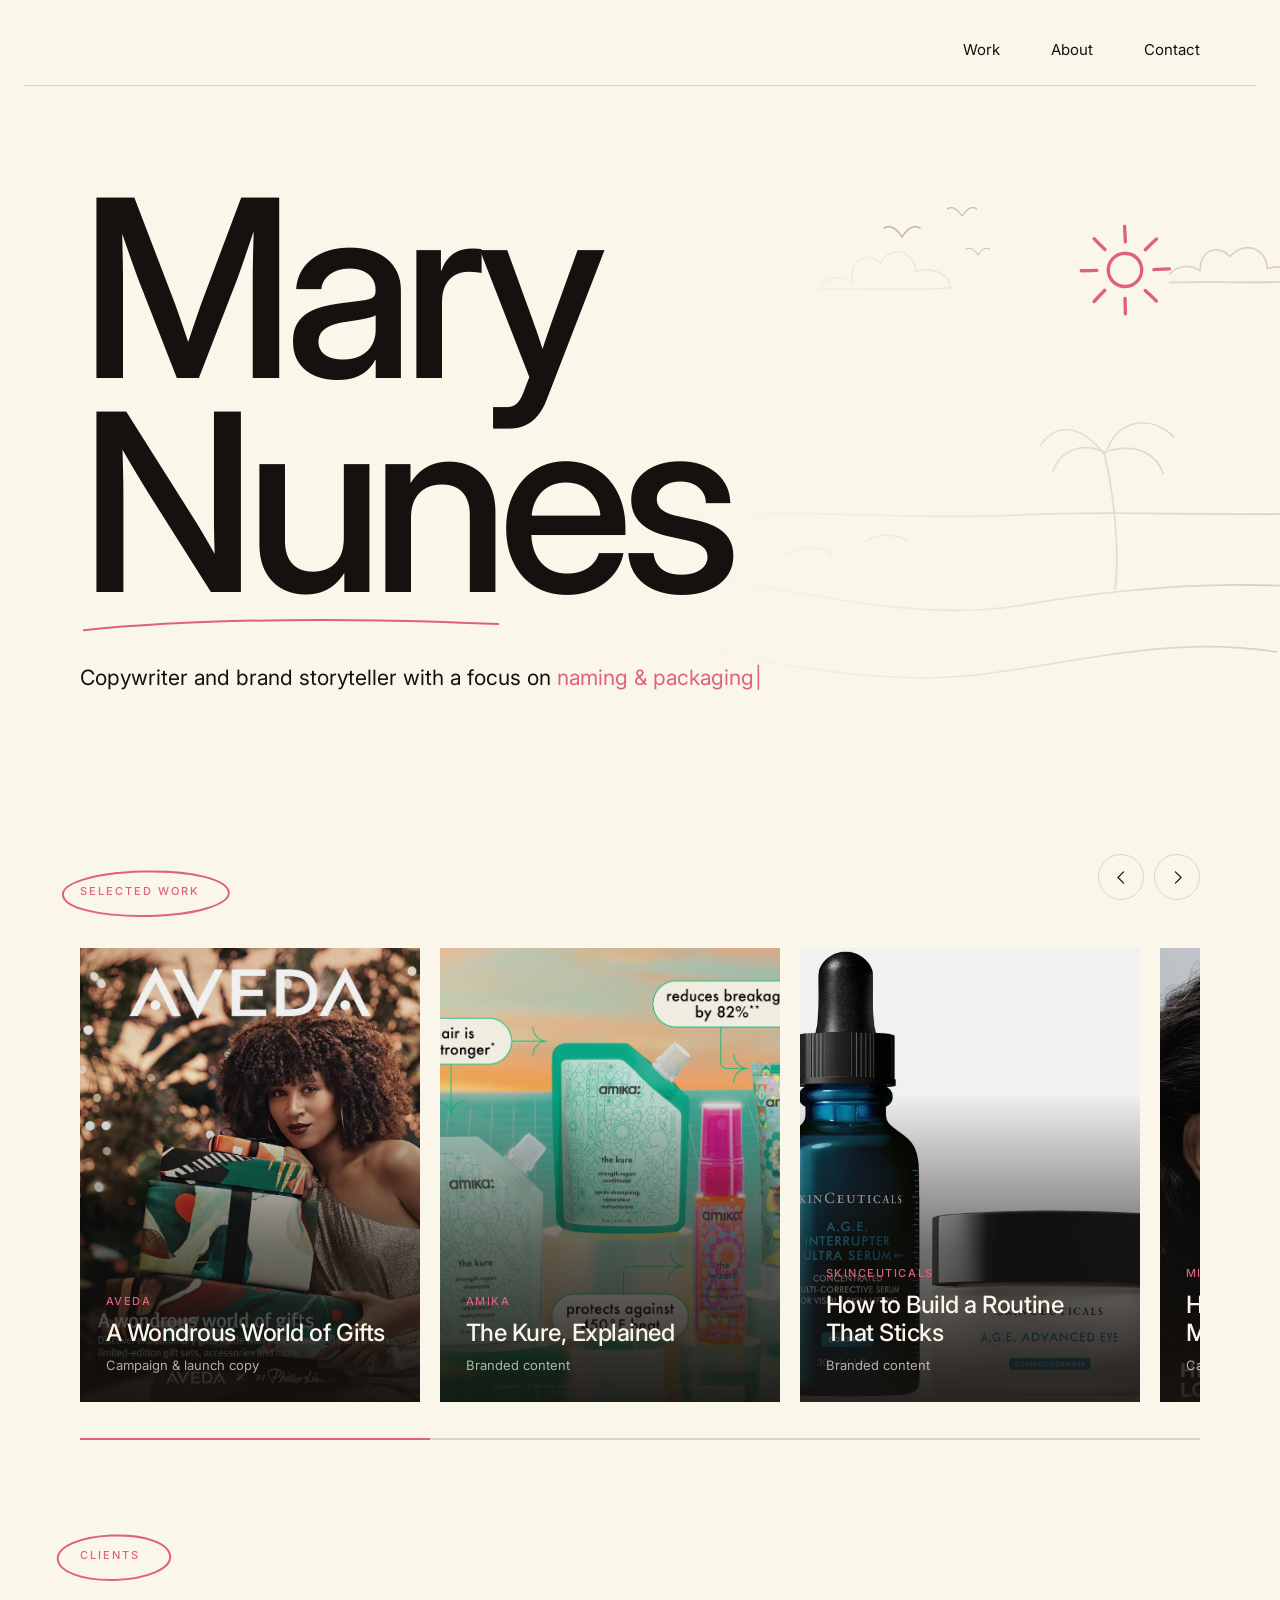
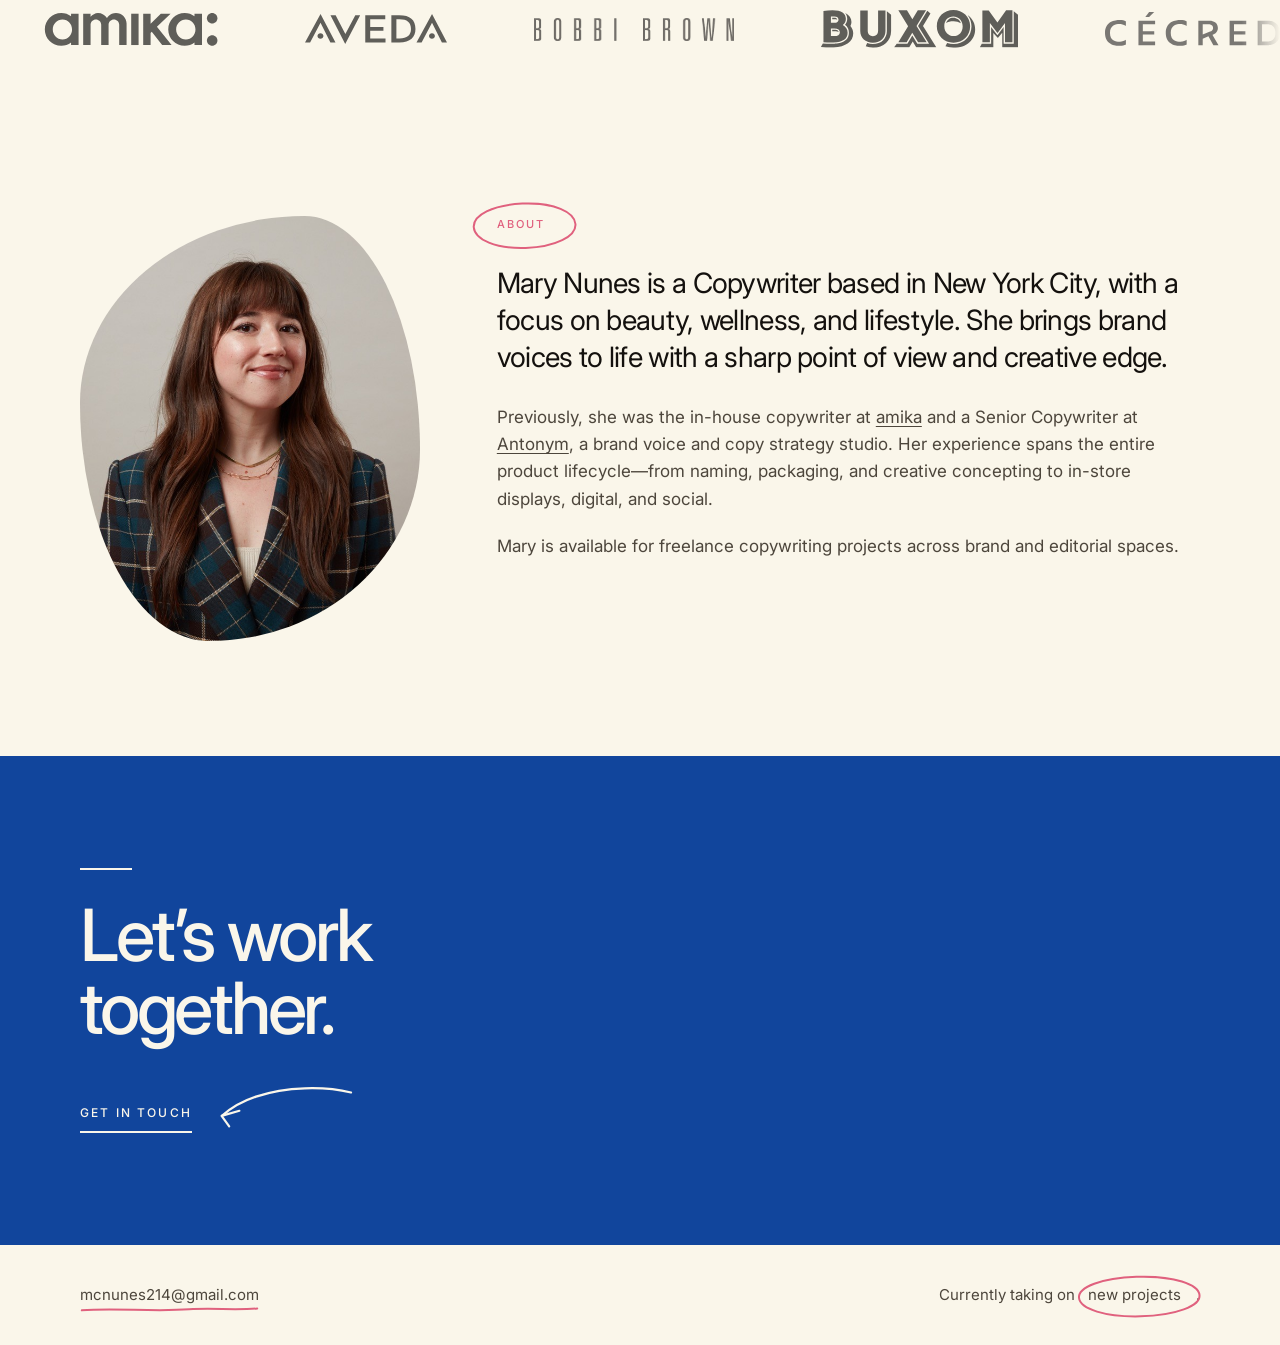
<file: index.html>
<!DOCTYPE html>
<html lang="en">
<head>
  <meta charset="utf-8">
  <meta name="viewport" content="width=device-width, initial-scale=1">
  <title>Mary Nunes — Copywriter &amp; Brand Storyteller</title>
  <meta name="description" content="Mary Nunes is a Copywriter based in New York City, with a focus on beauty, wellness, and lifestyle.">
  <meta property="og:title" content="Mary Nunes — Copywriter &amp; Brand Storyteller">
  <meta property="og:description" content="Copywriter and brand storyteller with a focus on naming &amp; packaging, campaign concepting, digital &amp; social, and in-store merchandising.">
  <meta property="og:type" content="website">
  <meta property="og:url" content="https://marynunescreative.com/">
  <meta property="og:image" content="https://marynunescreative.com/assets/img/mary.jpeg">
  <meta property="og:image:alt" content="Portrait of Mary Nunes">
  <meta name="twitter:card" content="summary_large_image">
  <meta name="twitter:title" content="Mary Nunes — Copywriter &amp; Brand Storyteller">
  <meta name="twitter:description" content="Copywriter and brand storyteller with a focus on beauty, wellness, and lifestyle.">
  <meta name="twitter:image" content="https://marynunescreative.com/assets/img/mary.jpeg">
  <meta name="twitter:image:alt" content="Portrait of Mary Nunes">
  <link rel="icon" href="assets/favicon.svg" type="image/svg+xml">

  <link rel="preconnect" href="https://fonts.googleapis.com">
  <link rel="preconnect" href="https://fonts.gstatic.com" crossorigin="">
  <link href="https://fonts.googleapis.com/css2?family=Inter:ital,opsz,wght@0,14..32,400;0,14..32,500;0,14..32,600;1,14..32,400;1,14..32,500&amp;display=swap" rel="stylesheet">
  <style>
    :root {
      --cream: #faf6ea;
      --cream-dim: #f2ecdc;
      --ink: #14110e;
      --ink-soft: #4d463c;
      --rust: #E0617E;
      --blue: #11459c;
      --rule: rgba(20, 17, 14, 0.14);
      --sketch-tan: #B39A7B;
      --shell: 1120px;
      --gutter: clamp(1.25rem, 5vw, 3.5rem);
    }
    html { -webkit-text-size-adjust: 100%; }
    body {
      margin: 0;
      background: var(--cream);
      color: var(--ink);
      font-family: "Inter", system-ui, -apple-system, "Segoe UI", sans-serif;
      -webkit-font-smoothing: antialiased;
      overflow-x: hidden;
    }
    a { color: inherit; }
    a:hover { color: var(--rust); }
    img { display: block; max-width: 100%; height: auto; }
    :focus-visible { outline: 2px solid var(--rust); outline-offset: 3px; }
    svg[data-doodle] path { fill: none; stroke: currentColor; stroke-width: 2; stroke-linecap: round; stroke-linejoin: round; }
    .hero-landscape {
      position: absolute; z-index: -1; pointer-events: none;
      width: min(112vw, 1320px); height: clamp(320px, 42vw, 580px); right: -10%; top: 10%;
      color: var(--sketch-tan); opacity: 0.46; overflow: visible;
      -webkit-mask-image: linear-gradient(to right, transparent 0%, transparent 38%, rgba(0, 0, 0, 0.08) 53%, rgba(0, 0, 0, 0.45) 72%, #000 95%);
      mask-image: linear-gradient(to right, transparent 0%, transparent 38%, rgba(0, 0, 0, 0.08) 53%, rgba(0, 0, 0, 0.45) 72%, #000 95%);
    }
    .hero-landscape path {
      fill: none; stroke: currentColor; stroke-width: 1.65;
      stroke-linecap: round; stroke-linejoin: round; vector-effect: non-scaling-stroke;
    }
    @media (max-width: 640px) {
      .hero-landscape { width: 160%; height: 310px; right: -32%; top: 18%; opacity: 0.30; }
    }
    [data-track]::-webkit-scrollbar { display: none; }
    #work-track > a > img {
      transform-origin: center;
      animation: work-image-drift 12s ease-in-out infinite alternate;
      animation-play-state: running;
    }
    #work-track > a:nth-child(even) > img { animation-delay: -4s; }
    @keyframes work-image-drift {
      from { transform: scale(1.025) translateX(-0.4%); }
      to { transform: scale(1.105) translateX(0.4%); }
    }
    .hero-birds {
      position: absolute; pointer-events: none; overflow: visible;
      top: clamp(-0.75rem, 0.5vw, 0.5rem);
      right: calc(var(--gutter) + clamp(84px, 12.74vw, 150px) + clamp(20px, 3vw, 42px));
      width: clamp(80px, 13vw, 150px); height: auto;
      color: var(--sketch-tan); opacity: 0.65;
    }
    .hero-birds path {
      fill: none; stroke: currentColor; stroke-width: 1.6;
      stroke-linecap: round; stroke-linejoin: round;
      transform-box: fill-box; transform-origin: center bottom;
      animation: bird-wing-flap 1.8s ease-in-out infinite;
    }
    .hero-birds g:nth-child(2) path { animation-duration: 2.1s; animation-delay: -0.7s; }
    .hero-birds g:nth-child(3) path { animation-duration: 1.65s; animation-delay: -1.1s; }
    @keyframes bird-wing-flap {
      0%, 100% { transform: scaleY(1); }
      50% { transform: scaleY(-0.55); }
    }
    @media (max-width: 640px) {
      .hero-birds { top: -2rem; }
    }
    @keyframes marquee { from { transform: translateX(0); } to { transform: translateX(-50%); } }
    @keyframes caret-blink { 0%, 100% { opacity: 1; } 50% { opacity: 0; } }
    @keyframes sun-spin { to { transform: rotate(360deg); } }
    @keyframes arrow-nudge { 0%, 100% { transform: translateX(0); } 50% { transform: translateX(-7px); } }
    @media (prefers-reduced-motion: reduce) { *, *::before, *::after { transition-duration: 0.01ms !important; animation: none !important; } }
    .bio-link { text-decoration-thickness: 1px; text-underline-offset: 0.18em; }
    @media (max-width: 640px) {
      :root { --gutter: clamp(1.75rem, 7.5vw, 2.5rem); }
      [data-screen-label="Hero"] { padding-top: 5rem !important; }
      .hero-name { font-size: clamp(3.75rem, 19vw, 7.6rem) !important; }
      .hero-intro { line-height: 1.6 !important; min-height: 4.8em !important; }
      #type-role { white-space: normal !important; }
      svg[data-doodle="sun"] { top: -3.5rem !important; }
      .hero-birds { top: -3.25rem; }
      svg[data-doodle="ellipse"] { width: calc(100% + 40px) !important; }
      #about > div { gap: 2.75rem !important; }
      #about > div > div { flex-basis: 100% !important; }
      #about p { line-height: 1.65 !important; }
      #about p:first-of-type { font-size: 1.25rem !important; line-height: 1.45 !important; }
      #work-track > a { flex-basis: min(78vw, 300px) !important; }
      footer > div { row-gap: 1.5rem !important; }
    }
  </style>
</head>
<body>
<div style="background: var(--cream); color: var(--ink); font-size: clamp(1rem, 0.96rem + 0.2vw, 1.0625rem); line-height: 1.6; overflow-x: hidden">

  <header style="padding-top: clamp(1.5rem, 3vw, 2.75rem)">
    <div style="max-width: var(--shell); margin-inline: auto; padding-inline: var(--gutter); padding-bottom: 1.25rem; border-bottom: 1px solid var(--rule)">
      <nav style="display: flex; justify-content: flex-end; gap: clamp(1.5rem, 4vw, 3.25rem)" aria-label="Primary">
        <a href="#work" style="font-size: 0.9375rem; text-decoration: none; padding-bottom: 2px; border-bottom: 1px solid transparent; transition: border-color .2s ease, color .2s ease" style-hover="border-bottom-color: var(--ink); color: var(--ink)">Work</a>
        <a href="#about" style="font-size: 0.9375rem; text-decoration: none; padding-bottom: 2px; border-bottom: 1px solid transparent; transition: border-color .2s ease, color .2s ease" style-hover="border-bottom-color: var(--ink); color: var(--ink)">About</a>
        <a href="#contact" style="font-size: 0.9375rem; text-decoration: none; padding-bottom: 2px; border-bottom: 1px solid transparent; transition: border-color .2s ease, color .2s ease" style-hover="border-bottom-color: var(--ink); color: var(--ink)">Contact</a>
      </nav>
    </div>
  </header>

  <section data-screen-label="Hero" style="padding-top: clamp(3rem, 8vw, 6rem); padding-bottom: clamp(2.5rem, 6vw, 4.5rem)">
    <div style="position: relative; isolation: isolate; max-width: var(--shell); margin-inline: auto; padding-inline: var(--gutter)">
      <svg class="hero-landscape" id="hero-landscape" viewBox="0 0 850 310" preserveAspectRatio="none" aria-hidden="true" focusable="false">
        <g>
          <path data-landscape-clouds d="M490 30 C497 24 505 24 511 28 C508 15 520 9 529 17 C536 5 551 10 552 22 C563 18 574 24 574 31 C547 33 518 31 490 32 M715 23 C722 17 729 18 735 21 C734 10 746 5 754 13 C764 3 778 9 778 20 C788 17 798 21 801 27 C775 29 744 27 715 28"></path>
        <path data-landscape-line d="M20 166 C44 164.333 67.667 163.667 90.926 163.444 C114.185 163.222 137.037 163.444 159.407 163.556 C181.778 163.667 203.667 163.667 225 163 C248 162.333 270 162.333 291.556 162.519 C313.111 162.704 334.222 163.074 355.444 163.148 C376.667 163.222 398 163 420 162 C443.333 161 465.889 161 488.074 161.333 C510.259 161.667 532.074 162.333 553.926 162.667 C575.778 163 597.667 163 620 162 C643.333 161 666.333 160.889 689.333 161.037 C712.333 161.185 735.333 161.593 758.667 161.63 C782 161.667 805.667 161.333 830 160" data-morph-values="M20 166 C44 164.333 67.667 163.667 90.926 163.444 C114.185 163.222 137.037 163.444 159.407 163.556 C181.778 163.667 203.667 163.667 225 163 C248 162.333 270 162.333 291.556 162.519 C313.111 162.704 334.222 163.074 355.444 163.148 C376.667 163.222 398 163 420 162 C443.333 161 465.889 161 488.074 161.333 C510.259 161.667 532.074 162.333 553.926 162.667 C575.778 163 597.667 163 620 162 C643.333 161 666.333 160.889 689.333 161.037 C712.333 161.185 735.333 161.593 758.667 161.63 C782 161.667 805.667 161.333 830 160;M20 166 C44 164.333 67.667 163.667 90.926 163.444 C114.185 163.222 137.037 163.444 159.407 163.556 C181.778 163.667 203.667 163.667 225 163 C248 162.333 270 162.333 291.556 162.519 C313.111 162.704 334.222 163.074 355.444 163.148 C376.667 163.222 398 163 420 162 C443.333 161 465.889 161 488.074 161.333 C510.259 161.667 532.074 162.333 553.926 162.667 C575.778 163 597.667 163 620 162 C643.333 161 666.333 160.889 689.333 161.037 C712.333 161.185 735.333 161.593 758.667 161.63 C782 161.667 805.667 161.333 830 160;M20 190 C41.667 183.333 61.444 173 81.593 160.37 C101.741 147.741 122.259 132.815 145.407 116.963 C168.556 101.111 194.333 84.333 225 68 C234 74.667 250.778 86.889 271.778 101.074 C292.778 115.259 318 131.407 343.889 145.926 C369.778 160.444 396.333 173.333 420 181 C438 168 458.444 151.333 480.296 133.704 C502.148 116.074 525.407 97.481 549.037 80.63 C572.667 63.778 596.667 48.667 620 38 C638 54.667 658.667 73.778 681.111 92.556 C703.556 111.333 727.778 129.778 752.889 145.111 C778 160.444 804 172.667 830 179;M20 190 C41.667 183.333 61.444 173 81.593 160.37 C101.741 147.741 122.259 132.815 145.407 116.963 C168.556 101.111 194.333 84.333 225 68 C234 74.667 250.778 86.889 271.778 101.074 C292.778 115.259 318 131.407 343.889 145.926 C369.778 160.444 396.333 173.333 420 181 C438 168 458.444 151.333 480.296 133.704 C502.148 116.074 525.407 97.481 549.037 80.63 C572.667 63.778 596.667 48.667 620 38 C638 54.667 658.667 73.778 681.111 92.556 C703.556 111.333 727.778 129.778 752.889 145.111 C778 160.444 804 172.667 830 179;M20 193 C39 186 59.444 174.778 81.148 163.259 C102.852 151.741 125.815 139.926 149.852 131.741 C173.889 123.556 199 119 225 122 C248.667 125 270.222 134.222 291.111 144.926 C312 155.63 332.222 167.815 353.222 176.741 C374.222 185.667 396 191.333 420 189 C443 186.667 464.889 177.778 486.519 167.259 C508.148 156.741 529.519 144.593 551.481 135.741 C573.444 126.889 596 121.333 620 124 C643.333 126.667 666.556 134.111 689.778 142.593 C713 151.074 736.222 160.593 759.556 167.407 C782.889 174.222 806.333 178.333 830 176;M20 193 C39 186 59.444 174.778 81.148 163.259 C102.852 151.741 125.815 139.926 149.852 131.741 C173.889 123.556 199 119 225 122 C248.667 125 270.222 134.222 291.111 144.926 C312 155.63 332.222 167.815 353.222 176.741 C374.222 185.667 396 191.333 420 189 C443 186.667 464.889 177.778 486.519 167.259 C508.148 156.741 529.519 144.593 551.481 135.741 C573.444 126.889 596 121.333 620 124 C643.333 126.667 666.556 134.111 689.778 142.593 C713 151.074 736.222 160.593 759.556 167.407 C782.889 174.222 806.333 178.333 830 176;M20 195 C46.667 172.667 69.778 157.556 91.593 148.519 C113.407 139.481 133.926 136.519 155.407 138.481 C176.889 140.444 199.333 147.333 225 158 C250 168.667 272 178.667 292.889 185.444 C313.778 192.222 333.556 195.778 354.111 193.556 C374.667 191.333 396 183.333 420 167 C444 150.667 466.556 137 488.519 127.593 C510.481 118.185 531.852 113.037 553.481 113.741 C575.111 114.444 597 121 620 135 C642.667 149.333 665.222 161.111 688 169.037 C710.778 176.963 733.778 181.037 757.333 179.963 C780.889 178.889 805 172.667 830 160;M20 195 C46.667 172.667 69.778 157.556 91.593 148.519 C113.407 139.481 133.926 136.519 155.407 138.481 C176.889 140.444 199.333 147.333 225 158 C250 168.667 272 178.667 292.889 185.444 C313.778 192.222 333.556 195.778 354.111 193.556 C374.667 191.333 396 183.333 420 167 C444 150.667 466.556 137 488.519 127.593 C510.481 118.185 531.852 113.037 553.481 113.741 C575.111 114.444 597 121 620 135 C642.667 149.333 665.222 161.111 688 169.037 C710.778 176.963 733.778 181.037 757.333 179.963 C780.889 178.889 805 172.667 830 160;M20 205 C70 204 130 206 180 205 C181 187 179 162 180 145 C201 143 240 146 260 145 C261 162 259 187 260 205 C310 204 365 206 420 205 C421 180 419 158 420 135 C440 134 466 136 485 135 C486 157 484 182 485 205 C533 206 585 204 630 205 C648 173 660 100 666 45 C668 44 672 46 674 45 C680 100 693 173 715 205;M20 205 C70 204 130 206 180 205 C181 187 179 162 180 145 C201 143 240 146 260 145 C261 162 259 187 260 205 C310 204 365 206 420 205 C421 180 419 158 420 135 C440 134 466 136 485 135 C486 157 484 182 485 205 C533 206 585 204 630 205 C648 173 660 100 666 45 C668 44 672 46 674 45 C680 100 693 173 715 205;M20 166 C44 164.333 67.667 163.667 90.926 163.444 C114.185 163.222 137.037 163.444 159.407 163.556 C181.778 163.667 203.667 163.667 225 163 C248 162.333 270 162.333 291.556 162.519 C313.111 162.704 334.222 163.074 355.444 163.148 C376.667 163.222 398 163 420 162 C443.333 161 465.889 161 488.074 161.333 C510.259 161.667 532.074 162.333 553.926 162.667 C575.778 163 597.667 163 620 162 C643.333 161 666.333 160.889 689.333 161.037 C712.333 161.185 735.333 161.593 758.667 161.63 C782 161.667 805.667 161.333 830 160"></path>
        <path data-landscape-line d="M20 208 C42.667 207 65.222 208.333 87.815 210.259 C110.407 212.185 133.037 214.704 155.852 216.074 C178.667 217.444 201.667 217.667 225 215 C247 212.333 268.778 208.778 290.444 205.519 C312.111 202.259 333.667 199.296 355.222 197.815 C376.778 196.333 398.333 196.333 420 199 C442.667 201.667 465.111 205.333 487.407 208.667 C509.704 212 531.852 215 553.926 216.333 C576 217.667 598 217.333 620 214 C641.667 210.667 664.222 207.778 687.333 205.704 C710.444 203.63 734.111 202.37 758 202.296 C781.889 202.222 806 203.333 830 206" data-morph-values="M20 208 C42.667 207 65.222 208.333 87.815 210.259 C110.407 212.185 133.037 214.704 155.852 216.074 C178.667 217.444 201.667 217.667 225 215 C247 212.333 268.778 208.778 290.444 205.519 C312.111 202.259 333.667 199.296 355.222 197.815 C376.778 196.333 398.333 196.333 420 199 C442.667 201.667 465.111 205.333 487.407 208.667 C509.704 212 531.852 215 553.926 216.333 C576 217.667 598 217.333 620 214 C641.667 210.667 664.222 207.778 687.333 205.704 C710.444 203.63 734.111 202.37 758 202.296 C781.889 202.222 806 203.333 830 206;M20 208 C42.667 207 65.222 208.333 87.815 210.259 C110.407 212.185 133.037 214.704 155.852 216.074 C178.667 217.444 201.667 217.667 225 215 C247 212.333 268.778 208.778 290.444 205.519 C312.111 202.259 333.667 199.296 355.222 197.815 C376.778 196.333 398.333 196.333 420 199 C442.667 201.667 465.111 205.333 487.407 208.667 C509.704 212 531.852 215 553.926 216.333 C576 217.667 598 217.333 620 214 C641.667 210.667 664.222 207.778 687.333 205.704 C710.444 203.63 734.111 202.37 758 202.296 C781.889 202.222 806 203.333 830 206;M20 235 C44.667 225 67.778 212.222 90.259 199.222 C112.741 186.222 134.593 173 156.741 162.111 C178.889 151.222 201.333 142.667 225 139 C245.667 143.667 266.333 154.333 287.333 166.222 C308.333 178.111 329.667 191.222 351.667 200.778 C373.667 210.333 396.333 216.333 420 214 C442.333 211 464.667 200.667 486.963 187.704 C509.259 174.741 531.519 159.148 553.704 145.63 C575.889 132.111 598 120.667 620 116 C643 125.667 666.111 139.556 689.333 154.296 C712.556 169.037 735.889 184.63 759.333 197.704 C782.778 210.778 806.333 221.333 830 226;M20 235 C44.667 225 67.778 212.222 90.259 199.222 C112.741 186.222 134.593 173 156.741 162.111 C178.889 151.222 201.333 142.667 225 139 C245.667 143.667 266.333 154.333 287.333 166.222 C308.333 178.111 329.667 191.222 351.667 200.778 C373.667 210.333 396.333 216.333 420 214 C442.333 211 464.667 200.667 486.963 187.704 C509.259 174.741 531.519 159.148 553.704 145.63 C575.889 132.111 598 120.667 620 116 C643 125.667 666.111 139.556 689.333 154.296 C712.556 169.037 735.889 184.63 759.333 197.704 C782.778 210.778 806.333 221.333 830 226;M20 237 C44 236 66.556 231.444 88.704 225.63 C110.852 219.815 132.593 212.741 154.963 206.704 C177.333 200.667 200.333 195.667 225 194 C249 192.333 270.778 195.667 291.778 201.074 C312.778 206.481 333 213.963 353.889 220.593 C374.778 227.222 396.333 233 420 235 C443.333 237 465.667 233.667 487.63 228.185 C509.593 222.704 531.185 215.074 553.037 208.481 C574.889 201.889 597 196.333 620 195 C644 193.667 667.333 196.111 690.444 199.926 C713.556 203.741 736.444 208.926 759.556 213.074 C782.667 217.222 806 220.333 830 220;M20 237 C44 236 66.556 231.444 88.704 225.63 C110.852 219.815 132.593 212.741 154.963 206.704 C177.333 200.667 200.333 195.667 225 194 C249 192.333 270.778 195.667 291.778 201.074 C312.778 206.481 333 213.963 353.889 220.593 C374.778 227.222 396.333 233 420 235 C443.333 237 465.667 233.667 487.63 228.185 C509.593 222.704 531.185 215.074 553.037 208.481 C574.889 201.889 597 196.333 620 195 C644 193.667 667.333 196.111 690.444 199.926 C713.556 203.741 736.444 208.926 759.556 213.074 C782.667 217.222 806 220.333 830 220;M20 235 C44.333 228.667 66.667 221.667 88.481 215.852 C110.296 210.037 131.593 205.407 153.852 203.815 C176.111 202.222 199.333 203.667 225 210 C250 216.333 272.111 223.333 293.111 228.444 C314.111 233.556 334 236.778 354.556 235.556 C375.111 234.333 396.333 228.667 420 216 C443.667 203.333 466 194.667 487.852 189.63 C509.704 184.593 531.074 183.185 552.815 185.037 C574.556 186.889 596.667 192 620 200 C643.333 208 666.556 214.667 689.778 219.074 C713 223.481 736.222 225.63 759.556 224.593 C782.889 223.556 806.333 219.333 830 211;M20 235 C44.333 228.667 66.667 221.667 88.481 215.852 C110.296 210.037 131.593 205.407 153.852 203.815 C176.111 202.222 199.333 203.667 225 210 C250 216.333 272.111 223.333 293.111 228.444 C314.111 233.556 334 236.778 354.556 235.556 C375.111 234.333 396.333 228.667 420 216 C443.667 203.333 466 194.667 487.852 189.63 C509.704 184.593 531.074 183.185 552.815 185.037 C574.556 186.889 596.667 192 620 200 C643.333 208 666.556 214.667 689.778 219.074 C713 223.481 736.222 225.63 759.556 224.593 C782.889 223.556 806.333 219.333 830 211;M20 239 C43.333 238 66 238 88.481 238.333 C110.963 238.667 133.259 239.333 155.852 239.667 C178.444 240 201.333 240 225 239 C248.333 238 269.889 237.889 290.889 238.111 C311.889 238.333 332.333 238.889 353.444 239.222 C374.556 239.556 396.333 239.667 420 239 C443.333 238.333 465.444 238.222 487.185 238.333 C508.926 238.444 530.296 238.778 552.148 239 C574 239.222 596.333 239.333 620 239 C643.333 238.333 666.333 238.444 689.333 238.778 C712.333 239.111 735.333 239.667 758.667 239.889 C782 240.111 805.667 240 830 239;M20 239 C43.333 238 66 238 88.481 238.333 C110.963 238.667 133.259 239.333 155.852 239.667 C178.444 240 201.333 240 225 239 C248.333 238 269.889 237.889 290.889 238.111 C311.889 238.333 332.333 238.889 353.444 239.222 C374.556 239.556 396.333 239.667 420 239 C443.333 238.333 465.444 238.222 487.185 238.333 C508.926 238.444 530.296 238.778 552.148 239 C574 239.222 596.333 239.333 620 239 C643.333 238.333 666.333 238.444 689.333 238.778 C712.333 239.111 735.333 239.667 758.667 239.889 C782 240.111 805.667 240 830 239;M20 208 C42.667 207 65.222 208.333 87.815 210.259 C110.407 212.185 133.037 214.704 155.852 216.074 C178.667 217.444 201.667 217.667 225 215 C247 212.333 268.778 208.778 290.444 205.519 C312.111 202.259 333.667 199.296 355.222 197.815 C376.778 196.333 398.333 196.333 420 199 C442.667 201.667 465.111 205.333 487.407 208.667 C509.704 212 531.852 215 553.926 216.333 C576 217.667 598 217.333 620 214 C641.667 210.667 664.222 207.778 687.333 205.704 C710.444 203.63 734.111 202.37 758 202.296 C781.889 202.222 806 203.333 830 206"></path>
        <path data-landscape-line d="M66 249 C87.667 246.333 107.889 246.889 127.519 248.444 C147.148 250 166.185 252.556 185.481 253.889 C204.778 255.222 224.333 255.333 245 252 C265.667 248.667 285.889 245.444 305.889 242.963 C325.889 240.481 345.667 238.741 365.444 238.37 C385.222 238 405 239 425 242 C444.667 245 464.111 248.111 483.556 250.63 C503 253.148 522.444 255.074 542.111 255.704 C561.778 256.333 581.667 255.667 602 253 C623 250.333 643.111 247.111 662.963 244.333 C682.815 241.556 702.407 239.222 722.37 238.333 C742.333 237.444 762.667 238 784 241" data-morph-values="M66 249 C87.667 246.333 107.889 246.889 127.519 248.444 C147.148 250 166.185 252.556 185.481 253.889 C204.778 255.222 224.333 255.333 245 252 C265.667 248.667 285.889 245.444 305.889 242.963 C325.889 240.481 345.667 238.741 365.444 238.37 C385.222 238 405 239 425 242 C444.667 245 464.111 248.111 483.556 250.63 C503 253.148 522.444 255.074 542.111 255.704 C561.778 256.333 581.667 255.667 602 253 C623 250.333 643.111 247.111 662.963 244.333 C682.815 241.556 702.407 239.222 722.37 238.333 C742.333 237.444 762.667 238 784 241;M66 249 C87.667 246.333 107.889 246.889 127.519 248.444 C147.148 250 166.185 252.556 185.481 253.889 C204.778 255.222 224.333 255.333 245 252 C265.667 248.667 285.889 245.444 305.889 242.963 C325.889 240.481 345.667 238.741 365.444 238.37 C385.222 238 405 239 425 242 C444.667 245 464.111 248.111 483.556 250.63 C503 253.148 522.444 255.074 542.111 255.704 C561.778 256.333 581.667 255.667 602 253 C623 250.333 643.111 247.111 662.963 244.333 C682.815 241.556 702.407 239.222 722.37 238.333 C742.333 237.444 762.667 238 784 241;M66 261 C86.667 256.333 106 251.333 125.074 246.926 C144.148 242.519 162.963 238.704 182.593 236.407 C202.222 234.111 222.667 233.333 245 235 C266.333 236.667 287 240.111 307.222 243.852 C327.444 247.593 347.222 251.63 366.778 254.481 C386.333 257.333 405.667 259 425 258 C445.667 257.333 465.667 255 485.333 252 C505 249 524.333 245.333 543.667 242 C563 238.667 582.333 235.667 602 234 C623.333 232.667 644 234 664.296 236.519 C684.593 239.037 704.519 242.741 724.37 246.148 C744.222 249.556 764 252.667 784 254;M66 261 C86.667 256.333 106 251.333 125.074 246.926 C144.148 242.519 162.963 238.704 182.593 236.407 C202.222 234.111 222.667 233.333 245 235 C266.333 236.667 287 240.111 307.222 243.852 C327.444 247.593 347.222 251.63 366.778 254.481 C386.333 257.333 405.667 259 425 258 C445.667 257.333 465.667 255 485.333 252 C505 249 524.333 245.333 543.667 242 C563 238.667 582.333 235.667 602 234 C623.333 232.667 644 234 664.296 236.519 C684.593 239.037 704.519 242.741 724.37 246.148 C744.222 249.556 764 252.667 784 254;M66 267 C86 266.333 105 263.222 123.963 259.444 C142.926 255.667 161.852 251.222 181.704 247.889 C201.556 244.556 222.333 242.333 245 243 C266 243.667 286.333 246.778 306.333 250.556 C326.333 254.333 346 258.778 365.667 262.111 C385.333 265.444 405 267.667 425 267 C445.333 266.333 465.111 263.222 484.667 259.333 C504.222 255.444 523.556 250.778 543 247 C562.444 243.222 582 240.333 602 240 C623 239.667 643.444 241.667 663.63 244.407 C683.815 247.148 703.741 250.63 723.704 253.259 C743.667 255.889 763.667 257.667 784 257;M66 267 C86 266.333 105 263.222 123.963 259.444 C142.926 255.667 161.852 251.222 181.704 247.889 C201.556 244.556 222.333 242.333 245 243 C266 243.667 286.333 246.778 306.333 250.556 C326.333 254.333 346 258.778 365.667 262.111 C385.333 265.444 405 267.667 425 267 C445.333 266.333 465.111 263.222 484.667 259.333 C504.222 255.444 523.556 250.778 543 247 C562.444 243.222 582 240.333 602 240 C623 239.667 643.444 241.667 663.63 244.407 C683.815 247.148 703.741 250.63 723.704 253.259 C743.667 255.889 763.667 257.667 784 257;M66 267 C87.333 260 107.222 255.889 126.63 254.111 C146.037 252.333 164.963 252.889 184.37 255.222 C203.778 257.556 223.667 261.667 245 267 C266 272.333 286.111 275.444 305.889 276.296 C325.667 277.148 345.111 275.741 364.778 272.037 C384.444 268.333 404.333 262.333 425 254 C445.667 245.667 465.667 241.222 485.333 239.778 C505 238.333 524.333 239.889 543.667 243.556 C563 247.222 582.333 253 602 260 C622 267 642.111 271.111 662.296 272.667 C682.481 274.222 702.741 273.222 723.037 270 C743.333 266.778 763.667 261.333 784 254;M66 267 C87.333 260 107.222 255.889 126.63 254.111 C146.037 252.333 164.963 252.889 184.37 255.222 C203.778 257.556 223.667 261.667 245 267 C266 272.333 286.111 275.444 305.889 276.296 C325.667 277.148 345.111 275.741 364.778 272.037 C384.444 268.333 404.333 262.333 425 254 C445.667 245.667 465.667 241.222 485.333 239.778 C505 238.333 524.333 239.889 543.667 243.556 C563 247.222 582.333 253 602 260 C622 267 642.111 271.111 662.296 272.667 C682.481 274.222 702.741 273.222 723.037 270 C743.333 266.778 763.667 261.333 784 254;M66 268 C87.667 267 107.889 267 127.519 267.333 C147.148 267.667 166.185 268.333 185.481 268.667 C204.778 269 224.333 269 245 268 C265.667 267 285.889 266.889 305.889 267.111 C325.889 267.333 345.667 267.889 365.444 268.222 C385.222 268.556 405 268.667 425 268 C445 267.333 464.556 267.333 484 267.556 C503.444 267.778 522.778 268.222 542.333 268.444 C561.889 268.667 581.667 268.667 602 268 C623 267 643.111 267 662.963 267.333 C682.815 267.667 702.407 268.333 722.37 268.667 C742.333 269 762.667 269 784 268;M66 268 C87.667 267 107.889 267 127.519 267.333 C147.148 267.667 166.185 268.333 185.481 268.667 C204.778 269 224.333 269 245 268 C265.667 267 285.889 266.889 305.889 267.111 C325.889 267.333 345.667 267.889 365.444 268.222 C385.222 268.556 405 268.667 425 268 C445 267.333 464.556 267.333 484 267.556 C503.444 267.778 522.778 268.222 542.333 268.444 C561.889 268.667 581.667 268.667 602 268 C623 267 643.111 267 662.963 267.333 C682.815 267.667 702.407 268.333 722.37 268.667 C742.333 269 762.667 269 784 268;M66 249 C87.667 246.333 107.889 246.889 127.519 248.444 C147.148 250 166.185 252.556 185.481 253.889 C204.778 255.222 224.333 255.333 245 252 C265.667 248.667 285.889 245.444 305.889 242.963 C325.889 240.481 345.667 238.741 365.444 238.37 C385.222 238 405 239 425 242 C444.667 245 464.111 248.111 483.556 250.63 C503 253.148 522.444 255.074 542.111 255.704 C561.778 256.333 581.667 255.667 602 253 C623 250.333 643.111 247.111 662.963 244.333 C682.815 241.556 702.407 239.222 722.37 238.333 C742.333 237.444 762.667 238 784 241"></path>
          <g data-scene-opacity="1;1;0;0;0;0;0;0;0;0;1">
            <path d="M680 205 C683 185 680 153 673 126 M673 127 C657 108 641 110 632 122 M674 126 C683 105 704 105 718 117 M674 126 C659 120 645 124 640 137 M676 125 C691 121 706 125 711 138"></path>
            <path d="M465 186 C477 179 488 179 498 185 M520 177 C529 172 539 173 547 177"></path>
          </g>
          <g opacity="0" data-scene-opacity="0;0;1;1;0;0;0;0;0;0;0">
            <path d="M698 229 C699 211 698 191 698 170 M698 171 L685 192 L695 191 M698 171 L711 191 L703 191 M696 185 L678 211 L693 208 M701 185 L719 211 L704 208"></path>
            <path d="M603 55 L615 74 L628 66 M214 81 L226 96 L238 90"></path>
          </g>
          <g opacity="0" data-scene-opacity="0;0;0;0;1;1;0;0;0;0;0">
            <path d="M676 236 C675 225 672 218 667 212 M676 236 C677 222 682 215 687 212 M676 236 C668 230 663 230 658 231 M715 239 C714 231 715 223 718 218"></path>
            <path d="M583 187 C586 183 590 183 593 186 M619 174 C623 170 628 171 631 174"></path>
          </g>
          <g opacity="0" data-scene-opacity="0;0;0;0;0;0;1;1;0;0;0">
            <path d="M688 227 L688 176 C688 166 700 166 700 176 L700 227 M688 207 L677 207 C671 207 670 202 670 197 L670 187 M700 194 L709 194 C715 194 718 190 718 184 L718 176"></path>
            <path d="M598 245 C606 241 615 242 621 247 M742 239 C748 235 756 236 762 240"></path>
          </g>
          <g opacity="0" data-scene-opacity="0;0;0;0;0;0;0;0;1;1;0">
            <path data-paris-tower d="M670 45 L670 29 M659 92 L681 92 M651 126 L688 126 M641 163 L701 163 M639 171 L704 171 M647 205 C651 176 687 176 694 205 M655 125 L688 163 M685 125 L642 163 M659 94 L686 126 M681 94 L653 126 M643 174 L652 190 M699 174 L691 190 M715 205 C752 204 792 206 830 205"></path>
            <path data-paris-roofs d="M180 145 L191 131 L247 131 L260 145 M202 131 L202 122 L208 122 L208 131 M235 131 L235 121 L242 121 L242 131 M420 135 L431 120 L473 120 L485 135 M441 120 L441 111 L447 111 L447 120 M463 120 L463 109 L469 109 L469 120 M178 154 L263 154 M418 144 L488 144"></path>
            <path d="M195 166 L203 166 L203 179 L195 179 L195 166 M219 166 L227 166 L227 179 L219 179 L219 166 M242 166 L250 166 L250 179 L242 179 L242 166 M189 182 L210 182 M213 182 L234 182 M237 182 L258 182 M436 157 L444 157 L444 170 L436 170 L436 157 M461 157 L469 157 L469 170 L461 170 L461 157 M430 173 L450 173 M455 173 L476 173 M441 205 L441 190 C441 181 465 181 465 190 L465 205"></path>
            <path d="M548 225 L548 194 C548 186 560 181 565 186 M542 225 L554 225 M300 235 L321 235 M353 235 L374 235"></path>
          </g>
        </g>
      </svg>


      <svg data-doodle="sun" viewBox="0 0 80 80" aria-hidden="true" style="position: absolute; top: clamp(-0.5rem, 1vw, 1rem); right: var(--gutter); width: clamp(84px, 12.74vw, 150px); height: clamp(84px, 12.74vw, 150px); color: var(--rust); overflow: visible; pointer-events: none">
        <g data-part="core">
          <path d="M40 31.2c4.9-.2 8.8 3.7 8.9 8.5.1 5-3.8 9-8.7 9.1-4.9.1-9-3.7-9.1-8.6-.1-4.7 3.4-8.7 8.2-9.1" style="stroke-width: 1.8"></path>
        </g>
        <g data-part="rays" style="transform-origin: 40px 40px">
          <path d="M55.4 39.8c2.8-.2 5.5-.3 8.3-.4" style="stroke-width: 1.8"></path>
          <path d="M50.9 29.2c1.9-2 3.9-3.9 5.9-5.7" style="stroke-width: 1.8"></path>
          <path d="M40.2 25c-.1-2.8-.3-5.5-.4-8.3" style="stroke-width: 1.8"></path>
          <path d="M29.3 29.1c-2-1.9-3.9-3.8-5.8-5.8" style="stroke-width: 1.8"></path>
          <path d="M25 40.2c-2.8.1-5.5.2-8.3.2" style="stroke-width: 1.8"></path>
          <path d="M29.2 50.8c-1.9 2-3.8 4-5.7 6" style="stroke-width: 1.8"></path>
          <path d="M40 55.1c.1 2.8.2 5.5.2 8.3" style="stroke-width: 1.8"></path>
          <path d="M50.8 50.9c2 1.9 4 3.7 5.9 5.6" style="stroke-width: 1.8"></path>
        </g>
      </svg>

      <svg class="hero-birds" viewBox="0 0 150 90" aria-hidden="true" focusable="false">
        <g transform="translate(40 48)">
          <path d="M-18 -9 C-12 -13 -5 -8 0 0 C5 -8 12 -13 18 -9"></path>
        </g>
        <g transform="translate(100 27) scale(0.8)">
          <path d="M-18 -9 C-12 -13 -5 -8 0 0 C5 -8 12 -13 18 -9"></path>
        </g>
        <g transform="translate(116 66) scale(0.65)">
          <path d="M-18 -9 C-12 -13 -5 -8 0 0 C5 -8 12 -13 18 -9"></path>
        </g>
      </svg>

      <h1 class="hero-name" style="margin: 0 0 0.5rem; font-weight: 500; font-size: clamp(4.25rem, 19.5vw, 15.5rem); line-height: 0.86; letter-spacing: -0.05em">
        <span style="display: block">Mary</span>
        <span style="display: block">Nunes</span>
      </h1>

      <svg data-doodle="underline" viewBox="0 0 420 16" preserveAspectRatio="none" aria-hidden="true" style="display: block; width: clamp(210px, 50%, 540px); height: clamp(10px, 1.4vw, 16px); margin-bottom: 1.9rem; color: var(--rust); overflow: visible; pointer-events: none">
        <path vector-effect="non-scaling-stroke" d="M3 13.2C68 4.6 148 1.9 232 3.4c38 .7 74 2.4 108 4.6 25 1.6 50 2 77-1.4"></path>
      </svg>

      <p class="hero-intro" style="margin: 0; font-size: clamp(1.0625rem, 1rem + 0.4vw, 1.375rem); line-height: 1.45; min-height: 2.9em">Copywriter and brand storyteller with a focus on <em id="type-role" style="font-style: normal; color: var(--rust); white-space: nowrap">naming &amp; packaging</em><span aria-hidden="true" style="display: inline-block; width: 1px; margin-left: 1px; color: var(--rust); animation: caret-blink 1s step-end infinite">|</span></p>
    </div>
  </section>

  <section id="work" data-screen-label="Selected Work" style="padding-block: clamp(3rem, 7vw, 5.5rem)">
    <div style="max-width: var(--shell); margin-inline: auto; padding-inline: var(--gutter)">

      <div style="display: flex; flex-wrap: wrap; align-items: flex-end; justify-content: space-between; gap: 1.5rem; margin-bottom: clamp(2rem, 4vw, 3rem)">
        <h2 style="position: relative; display: block; width: fit-content; margin: 0; color: var(--rust); font-size: 0.6875rem; font-weight: 500; letter-spacing: 0.18em; text-transform: uppercase">
          <span>Selected Work</span>
          <svg data-doodle="ellipse" viewBox="0 0 190 44" preserveAspectRatio="none" aria-hidden="true" style="position: absolute; left: 50%; top: 50%; transform: translate(-50%, -50%); width: calc(100% + 66px); height: calc(100% + 34px); color: var(--rust); overflow: visible; pointer-events: none">
            <path vector-effect="non-scaling-stroke" d="M103 4.6c46-.6 81 6.8 82.8 17.4 1.7 10.4-33 19.6-83 20.4-49.6.8-85-7-86.6-17.6C14.7 14.4 48 5.8 97 4.6c17-.4 33 .2 46 1.9"></path>
          </svg>
        </h2>

        <div style="display: flex; gap: 0.6rem; margin-left: auto">
          <button type="button" aria-label="Previous work" id="work-prev" style="width: 46px; height: 46px; display: grid; place-items: center; border: 1px solid var(--rule); border-radius: 50%; background: transparent; color: var(--ink); cursor: pointer; transition: background .2s ease, border-color .2s ease" style-hover="background: rgba(20,17,14,0.06); border-color: var(--ink)">
            <svg viewBox="0 0 24 24" width="17" height="17" aria-hidden="true" style="display: block"><path d="M15 4 7 12l8 8" fill="none" stroke="currentColor" stroke-width="1.6" stroke-linecap="round" stroke-linejoin="round"></path></svg>
          </button>
          <button type="button" aria-label="Next work" id="work-next" style="width: 46px; height: 46px; display: grid; place-items: center; border: 1px solid var(--rule); border-radius: 50%; background: transparent; color: var(--ink); cursor: pointer; transition: background .2s ease, border-color .2s ease" style-hover="background: rgba(20,17,14,0.06); border-color: var(--ink)">
            <svg viewBox="0 0 24 24" width="17" height="17" aria-hidden="true" style="display: block"><path d="M9 4l8 8-8 8" fill="none" stroke="currentColor" stroke-width="1.6" stroke-linecap="round" stroke-linejoin="round"></path></svg>
          </button>
        </div>
      </div>

      <div id="work-track" data-track="work" style="display: flex; gap: clamp(0.75rem, 1.6vw, 1.25rem); overflow-x: auto; scroll-snap-type: x mandatory; scroll-behavior: smooth; scrollbar-width: none; -webkit-overflow-scrolling: touch; padding-bottom: clamp(1.5rem, 3vw, 2.25rem)">
        <a href="https://www.aveda.com" target="_blank" rel="noopener" style="position: relative; display: block; flex: 0 0 clamp(238px, 29vw, 340px); aspect-ratio: 3 / 4; overflow: hidden; scroll-snap-align: start; text-decoration: none; color: var(--cream); background: var(--ink); transition: transform .45s cubic-bezier(0.2, 0.6, 0.2, 1)" style-hover="transform: translateY(-6px)">
          <img src="assets/work/aveda.jpg" alt="Aveda — A Wondrous World of Gifts" style="position: absolute; inset: 0; width: 100%; height: 100%; object-fit: cover">
          <div aria-hidden="true" style="position: absolute; inset: 0; background: linear-gradient(to top, rgba(20,17,14,0.92) 0%, rgba(20,17,14,0.6) 34%, rgba(20,17,14,0.06) 68%)"></div>
          <div style="position: absolute; left: 0; right: 0; bottom: 0; padding: clamp(1.1rem, 2vw, 1.65rem)">
            <span style="display: block; margin-bottom: 0.55rem; color: var(--rust); font-size: 0.6875rem; font-weight: 500; letter-spacing: 0.14em; text-transform: uppercase">Aveda</span>
            <h3 style="margin: 0 0 0.5rem; font-size: clamp(1.1875rem, 1.05rem + 0.55vw, 1.5rem); font-weight: 500; line-height: 1.18; letter-spacing: -0.02em; text-wrap: pretty">A Wondrous World of Gifts</h3>
            <span style="display: block; font-size: 0.8125rem; color: rgba(250,246,234,0.68)">Campaign &amp; launch copy</span>
          </div>
        </a>

        <a href="https://www.loveamika.com" target="_blank" rel="noopener" style="position: relative; display: block; flex: 0 0 clamp(238px, 29vw, 340px); aspect-ratio: 3 / 4; overflow: hidden; scroll-snap-align: start; text-decoration: none; color: var(--cream); background: var(--ink); transition: transform .45s cubic-bezier(0.2, 0.6, 0.2, 1)" style-hover="transform: translateY(-6px)">
          <img src="assets/work/amika.webp" alt="amika — The Kure, Explained" style="position: absolute; inset: 0; width: 100%; height: 100%; object-fit: cover">
          <div aria-hidden="true" style="position: absolute; inset: 0; background: linear-gradient(to top, rgba(20,17,14,0.92) 0%, rgba(20,17,14,0.6) 34%, rgba(20,17,14,0.06) 68%)"></div>
          <div style="position: absolute; left: 0; right: 0; bottom: 0; padding: clamp(1.1rem, 2vw, 1.65rem)">
            <span style="display: block; margin-bottom: 0.55rem; color: var(--rust); font-size: 0.6875rem; font-weight: 500; letter-spacing: 0.14em; text-transform: uppercase">amika</span>
            <h3 style="margin: 0 0 0.5rem; font-size: clamp(1.1875rem, 1.05rem + 0.55vw, 1.5rem); font-weight: 500; line-height: 1.18; letter-spacing: -0.02em; text-wrap: pretty">The Kure, Explained</h3>
            <span style="display: block; font-size: 0.8125rem; color: rgba(250,246,234,0.68)">Branded content</span>
          </div>
        </a>

        <a href="https://www.skinceuticals.com" target="_blank" rel="noopener" style="position: relative; display: block; flex: 0 0 clamp(238px, 29vw, 340px); aspect-ratio: 3 / 4; overflow: hidden; scroll-snap-align: start; text-decoration: none; color: var(--cream); background: var(--ink); transition: transform .45s cubic-bezier(0.2, 0.6, 0.2, 1)" style-hover="transform: translateY(-6px)">
          <img src="assets/work/skinceuticals.webp" alt="SkinCeuticals — How to Build a Routine That Sticks" style="position: absolute; inset: 0; width: 100%; height: 100%; object-fit: cover">
          <div aria-hidden="true" style="position: absolute; inset: 0; background: linear-gradient(to top, rgba(20,17,14,0.92) 0%, rgba(20,17,14,0.6) 34%, rgba(20,17,14,0.06) 68%)"></div>
          <div style="position: absolute; left: 0; right: 0; bottom: 0; padding: clamp(1.1rem, 2vw, 1.65rem)">
            <span style="display: block; margin-bottom: 0.55rem; color: var(--rust); font-size: 0.6875rem; font-weight: 500; letter-spacing: 0.14em; text-transform: uppercase">SkinCeuticals</span>
            <h3 style="margin: 0 0 0.5rem; font-size: clamp(1.1875rem, 1.05rem + 0.55vw, 1.5rem); font-weight: 500; line-height: 1.18; letter-spacing: -0.02em; text-wrap: pretty">How to Build a Routine That Sticks</h3>
            <span style="display: block; font-size: 0.8125rem; color: rgba(250,246,234,0.68)">Branded content</span>
          </div>
        </a>

        <a href="https://www.milkmakeup.com" target="_blank" rel="noopener" style="position: relative; display: block; flex: 0 0 clamp(238px, 29vw, 340px); aspect-ratio: 3 / 4; overflow: hidden; scroll-snap-align: start; text-decoration: none; color: var(--cream); background: var(--ink); transition: transform .45s cubic-bezier(0.2, 0.6, 0.2, 1)" style-hover="transform: translateY(-6px)">
          <img src="assets/work/milk-makeup.jpg" alt="Milk Makeup — High Concept, Low Maintenance" style="position: absolute; inset: 0; width: 100%; height: 100%; object-fit: cover">
          <div aria-hidden="true" style="position: absolute; inset: 0; background: linear-gradient(to top, rgba(20,17,14,0.92) 0%, rgba(20,17,14,0.6) 34%, rgba(20,17,14,0.06) 68%)"></div>
          <div style="position: absolute; left: 0; right: 0; bottom: 0; padding: clamp(1.1rem, 2vw, 1.65rem)">
            <span style="display: block; margin-bottom: 0.55rem; color: var(--rust); font-size: 0.6875rem; font-weight: 500; letter-spacing: 0.14em; text-transform: uppercase">Milk Makeup</span>
            <h3 style="margin: 0 0 0.5rem; font-size: clamp(1.1875rem, 1.05rem + 0.55vw, 1.5rem); font-weight: 500; line-height: 1.18; letter-spacing: -0.02em; text-wrap: pretty">High Concept, Low Maintenance</h3>
            <span style="display: block; font-size: 0.8125rem; color: rgba(250,246,234,0.68)">Campaign &amp; launch copy</span>
          </div>
        </a>

        <a href="https://cecred.com" target="_blank" rel="noopener" style="position: relative; display: block; flex: 0 0 clamp(238px, 29vw, 340px); aspect-ratio: 3 / 4; overflow: hidden; scroll-snap-align: start; text-decoration: none; color: var(--cream); background: var(--ink); transition: transform .45s cubic-bezier(0.2, 0.6, 0.2, 1)" style-hover="transform: translateY(-6px)">
          <img src="assets/work/cecred.jpeg" alt="Cécred — Ritual, From Root to Ends" style="position: absolute; inset: 0; width: 100%; height: 100%; object-fit: cover">
          <div aria-hidden="true" style="position: absolute; inset: 0; background: linear-gradient(to top, rgba(20,17,14,0.92) 0%, rgba(20,17,14,0.6) 34%, rgba(20,17,14,0.06) 68%)"></div>
          <div style="position: absolute; left: 0; right: 0; bottom: 0; padding: clamp(1.1rem, 2vw, 1.65rem)">
            <span style="display: block; margin-bottom: 0.55rem; color: var(--rust); font-size: 0.6875rem; font-weight: 500; letter-spacing: 0.14em; text-transform: uppercase">Cécred</span>
            <h3 style="margin: 0 0 0.5rem; font-size: clamp(1.1875rem, 1.05rem + 0.55vw, 1.5rem); font-weight: 500; line-height: 1.18; letter-spacing: -0.02em; text-wrap: pretty">Ritual, From Root to Ends</h3>
            <span style="display: block; font-size: 0.8125rem; color: rgba(250,246,234,0.68)">Brand voice &amp; messaging</span>
          </div>
        </a>

        <a href="https://furtunaskin.com" target="_blank" rel="noopener" style="position: relative; display: block; flex: 0 0 clamp(238px, 29vw, 340px); aspect-ratio: 3 / 4; overflow: hidden; scroll-snap-align: start; text-decoration: none; color: var(--cream); background: var(--ink); transition: transform .45s cubic-bezier(0.2, 0.6, 0.2, 1)" style-hover="transform: translateY(-6px)">
          <img src="assets/work/furtuna-skin.jpeg" alt="Furtuna Skin — Wildly Potent, Undeniably Effective" style="position: absolute; inset: 0; width: 100%; height: 100%; object-fit: cover">
          <div aria-hidden="true" style="position: absolute; inset: 0; background: linear-gradient(to top, rgba(20,17,14,0.92) 0%, rgba(20,17,14,0.6) 34%, rgba(20,17,14,0.06) 68%)"></div>
          <div style="position: absolute; left: 0; right: 0; bottom: 0; padding: clamp(1.1rem, 2vw, 1.65rem)">
            <span style="display: block; margin-bottom: 0.55rem; color: var(--rust); font-size: 0.6875rem; font-weight: 500; letter-spacing: 0.14em; text-transform: uppercase">Furtuna Skin</span>
            <h3 style="margin: 0 0 0.5rem; font-size: clamp(1.1875rem, 1.05rem + 0.55vw, 1.5rem); font-weight: 500; line-height: 1.18; letter-spacing: -0.02em; text-wrap: pretty">Wildly Potent, Undeniably Effective</h3>
            <span style="display: block; font-size: 0.8125rem; color: rgba(250,246,234,0.68)">Editorial &amp; long-form</span>
          </div>
        </a>

        <a href="https://www.origins.com" target="_blank" rel="noopener" style="position: relative; display: block; flex: 0 0 clamp(238px, 29vw, 340px); aspect-ratio: 3 / 4; overflow: hidden; scroll-snap-align: start; text-decoration: none; color: var(--cream); background: var(--ink); transition: transform .45s cubic-bezier(0.2, 0.6, 0.2, 1)" style-hover="transform: translateY(-6px)">
          <img src="assets/work/origins.avif" alt="Origins — Checks and Balances" style="position: absolute; inset: 0; width: 100%; height: 100%; object-fit: cover">
          <div aria-hidden="true" style="position: absolute; inset: 0; background: linear-gradient(to top, rgba(20,17,14,0.92) 0%, rgba(20,17,14,0.6) 34%, rgba(20,17,14,0.06) 68%)"></div>
          <div style="position: absolute; left: 0; right: 0; bottom: 0; padding: clamp(1.1rem, 2vw, 1.65rem)">
            <span style="display: block; margin-bottom: 0.55rem; color: var(--rust); font-size: 0.6875rem; font-weight: 500; letter-spacing: 0.14em; text-transform: uppercase">Origins</span>
            <h3 style="margin: 0 0 0.5rem; font-size: clamp(1.1875rem, 1.05rem + 0.55vw, 1.5rem); font-weight: 500; line-height: 1.18; letter-spacing: -0.02em; text-wrap: pretty">Checks and Balances</h3>
            <span style="display: block; font-size: 0.8125rem; color: rgba(250,246,234,0.68)">Product &amp; packaging</span>
          </div>
        </a>

        <a href="https://www.bobbibrowncosmetics.com" target="_blank" rel="noopener" style="position: relative; display: block; flex: 0 0 clamp(238px, 29vw, 340px); aspect-ratio: 3 / 4; overflow: hidden; scroll-snap-align: start; text-decoration: none; color: var(--cream); background: var(--ink); transition: transform .45s cubic-bezier(0.2, 0.6, 0.2, 1)" style-hover="transform: translateY(-6px)">
          <img src="assets/work/bobbi-brown.jpg" alt="Bobbi Brown — The Case for Setting Powder" style="position: absolute; inset: 0; width: 100%; height: 100%; object-fit: cover">
          <div aria-hidden="true" style="position: absolute; inset: 0; background: linear-gradient(to top, rgba(20,17,14,0.92) 0%, rgba(20,17,14,0.6) 34%, rgba(20,17,14,0.06) 68%)"></div>
          <div style="position: absolute; left: 0; right: 0; bottom: 0; padding: clamp(1.1rem, 2vw, 1.65rem)">
            <span style="display: block; margin-bottom: 0.55rem; color: var(--rust); font-size: 0.6875rem; font-weight: 500; letter-spacing: 0.14em; text-transform: uppercase">Bobbi Brown</span>
            <h3 style="margin: 0 0 0.5rem; font-size: clamp(1.1875rem, 1.05rem + 0.55vw, 1.5rem); font-weight: 500; line-height: 1.18; letter-spacing: -0.02em; text-wrap: pretty">The Case for Setting Powder</h3>
            <span style="display: block; font-size: 0.8125rem; color: rgba(250,246,234,0.68)">Product &amp; packaging</span>
          </div>
        </a>

        <a href="https://www.buxomcosmetics.com" target="_blank" rel="noopener" style="position: relative; display: block; flex: 0 0 clamp(238px, 29vw, 340px); aspect-ratio: 3 / 4; overflow: hidden; scroll-snap-align: start; text-decoration: none; color: var(--cream); background: var(--ink); transition: transform .45s cubic-bezier(0.2, 0.6, 0.2, 1)" style-hover="transform: translateY(-6px)">
          <img src="assets/work/buxom.webp" alt="Buxom — Always Sharp, Always Blended" style="position: absolute; inset: 0; width: 100%; height: 100%; object-fit: cover">
          <div aria-hidden="true" style="position: absolute; inset: 0; background: linear-gradient(to top, rgba(20,17,14,0.92) 0%, rgba(20,17,14,0.6) 34%, rgba(20,17,14,0.06) 68%)"></div>
          <div style="position: absolute; left: 0; right: 0; bottom: 0; padding: clamp(1.1rem, 2vw, 1.65rem)">
            <span style="display: block; margin-bottom: 0.55rem; color: var(--rust); font-size: 0.6875rem; font-weight: 500; letter-spacing: 0.14em; text-transform: uppercase">Buxom</span>
            <h3 style="margin: 0 0 0.5rem; font-size: clamp(1.1875rem, 1.05rem + 0.55vw, 1.5rem); font-weight: 500; line-height: 1.18; letter-spacing: -0.02em; text-wrap: pretty">Always Sharp, Always Blended</h3>
            <span style="display: block; font-size: 0.8125rem; color: rgba(250,246,234,0.68)">Product &amp; packaging</span>
          </div>
        </a>

        <a href="https://evereden.com" target="_blank" rel="noopener" style="position: relative; display: block; flex: 0 0 clamp(238px, 29vw, 340px); aspect-ratio: 3 / 4; overflow: hidden; scroll-snap-align: start; text-decoration: none; color: var(--cream); background: var(--ink); transition: transform .45s cubic-bezier(0.2, 0.6, 0.2, 1)" style-hover="transform: translateY(-6px)">
          <img src="assets/work/evereden.jpg" alt="Evereden — At Play" style="position: absolute; inset: 0; width: 100%; height: 100%; object-fit: cover">
          <div aria-hidden="true" style="position: absolute; inset: 0; background: linear-gradient(to top, rgba(20,17,14,0.92) 0%, rgba(20,17,14,0.6) 34%, rgba(20,17,14,0.06) 68%)"></div>
          <div style="position: absolute; left: 0; right: 0; bottom: 0; padding: clamp(1.1rem, 2vw, 1.65rem)">
            <span style="display: block; margin-bottom: 0.55rem; color: var(--rust); font-size: 0.6875rem; font-weight: 500; letter-spacing: 0.14em; text-transform: uppercase">Evereden</span>
            <h3 style="margin: 0 0 0.5rem; font-size: clamp(1.1875rem, 1.05rem + 0.55vw, 1.5rem); font-weight: 500; line-height: 1.18; letter-spacing: -0.02em; text-wrap: pretty">At Play</h3>
            <span style="display: block; font-size: 0.8125rem; color: rgba(250,246,234,0.68)">Campaign &amp; launch copy</span>
          </div>
        </a>
      </div>

      <div aria-hidden="true" style="position: relative; height: 2px; background: var(--rule)">
        <div id="work-bar" style="position: absolute; left: 0; top: 0; height: 2px; width: 34%; background: var(--rust)"></div>
      </div>
    </div>
  </section>

  
    <section id="clients" data-screen-label="Clients" style="padding-block: clamp(0.75rem, 1.5vw, 1.25rem); background: var(--cream)">
      <div style="max-width: var(--shell); margin-inline: auto; padding-inline: var(--gutter)">
                <h2 style="position: relative; display: block; width: fit-content; margin: 0 0 clamp(0.5rem, 1vw, 0.9rem); color: var(--rust); font-size: 0.6875rem; font-weight: 500; letter-spacing: 0.18em; text-transform: uppercase">
          <span>Clients</span>
          <svg data-doodle="ellipse" viewBox="0 0 190 44" preserveAspectRatio="none" aria-hidden="true" style="position: absolute; left: 50%; top: 50%; transform: translate(-50%, -50%); width: calc(100% + 66px); height: calc(100% + 34px); color: var(--rust); overflow: visible; pointer-events: none">
            <path vector-effect="non-scaling-stroke" d="M103 4.6c46-.6 81 6.8 82.8 17.4 1.7 10.4-33 19.6-83 20.4-49.6.8-85-7-86.6-17.6C14.7 14.4 48 5.8 97 4.6c17-.4 33 .2 46 1.9"></path>
          </svg>
        </h2>
      </div>

      <div style="overflow: hidden; mask-image: linear-gradient(to right, transparent, #000 3%, #000 97%, transparent); -webkit-mask-image: linear-gradient(to right, transparent, #000 3%, #000 97%, transparent)">
        <ul style="display: flex; align-items: center; width: max-content; margin: 0; padding: 0; list-style: none; animation: marquee 52s linear infinite" style-hover="animation-play-state: paused">
          <li style="display: flex; align-items: center; justify-content: center; flex: 0 0 auto; height: clamp(72px, 9vw, 104px); padding-inline: clamp(1.75rem, 3.4vw, 3.25rem); opacity: 0.62; transition: opacity .25s ease" style-hover="opacity: 1">
            <img src="assets/logos/amika.svg" alt="amika" style="height: clamp(24px, 2.7vw, 35px); width: auto; max-width: none">
          </li>
          <li style="display: flex; align-items: center; justify-content: center; flex: 0 0 auto; height: clamp(72px, 9vw, 104px); padding-inline: clamp(1.75rem, 3.4vw, 3.25rem); opacity: 0.62; transition: opacity .25s ease" style-hover="opacity: 1">
            <img src="assets/logos/aveda.svg" alt="Aveda" style="height: clamp(24px, 2.7vw, 35px); width: auto; max-width: none">
          </li>
          <li style="display: flex; align-items: center; justify-content: center; flex: 0 0 auto; height: clamp(72px, 9vw, 104px); padding-inline: clamp(1.75rem, 3.4vw, 3.25rem); opacity: 0.62; transition: opacity .25s ease; background: var(--cream)" style-hover="opacity: 1">
            <img src="assets/logos/bobbi-brown.png" alt="Bobbi Brown" style="height: clamp(15px, 1.8vw, 23px); width: auto; max-width: none; mix-blend-mode: multiply">
          </li>
          <li style="display: flex; align-items: center; justify-content: center; flex: 0 0 auto; height: clamp(72px, 9vw, 104px); padding-inline: clamp(1.75rem, 3.4vw, 3.25rem); opacity: 0.62; transition: opacity .25s ease" style-hover="opacity: 1">
            <img src="assets/logos/buxom.svg" alt="Buxom" style="height: clamp(27px, 3vw, 39px); width: auto; max-width: none">
          </li>
          <li style="display: flex; align-items: center; justify-content: center; flex: 0 0 auto; height: clamp(72px, 9vw, 104px); padding-inline: clamp(1.75rem, 3.4vw, 3.25rem); opacity: 0.62; transition: opacity .25s ease" style-hover="opacity: 1">
            <img src="assets/logos/cecred.svg" alt="Cécred" style="height: clamp(24px, 2.7vw, 35px); width: auto; max-width: none">
          </li>
          <li style="display: flex; align-items: center; justify-content: center; flex: 0 0 auto; height: clamp(72px, 9vw, 104px); padding-inline: clamp(1.75rem, 3.4vw, 3.25rem); opacity: 0.62; transition: opacity .25s ease" style-hover="opacity: 1">
            <img src="assets/logos/evereden.svg" alt="Evereden" style="height: clamp(24px, 2.7vw, 35px); width: auto; max-width: none">
          </li>
          <li style="display: flex; align-items: center; justify-content: center; flex: 0 0 auto; height: clamp(72px, 9vw, 104px); padding-inline: clamp(1.75rem, 3.4vw, 3.25rem); opacity: 0.62; transition: opacity .25s ease" style-hover="opacity: 1">
            <img src="assets/logos/furtuna-skin.png" alt="Furtuna Skin" style="height: clamp(18px, 2.1vw, 27px); width: auto; max-width: none; mix-blend-mode: multiply">
          </li>
          <li style="display: flex; align-items: center; justify-content: center; flex: 0 0 auto; height: clamp(72px, 9vw, 104px); padding-inline: clamp(1.75rem, 3.4vw, 3.25rem); opacity: 0.62; transition: opacity .25s ease; background: var(--cream)" style-hover="opacity: 1">
            <img src="assets/logos/milk-makeup.png" alt="Milk Makeup" style="height: clamp(48px, 5.4vw, 70px); width: auto; max-width: none; mix-blend-mode: multiply">
          </li>
          <li style="display: flex; align-items: center; justify-content: center; flex: 0 0 auto; height: clamp(72px, 9vw, 104px); padding-inline: clamp(1.75rem, 3.4vw, 3.25rem); opacity: 0.62; transition: opacity .25s ease" style-hover="opacity: 1">
            <img src="assets/logos/origins.png" alt="Origins" style="height: clamp(50px, 5.6vw, 74px); width: auto; max-width: none; mix-blend-mode: multiply">
          </li>
          <li style="display: flex; align-items: center; justify-content: center; flex: 0 0 auto; height: clamp(72px, 9vw, 104px); padding-inline: clamp(1.75rem, 3.4vw, 3.25rem); opacity: 0.62; transition: opacity .25s ease" style-hover="opacity: 1">
            <img src="assets/logos/skinceuticals.png" alt="SkinCeuticals" style="height: clamp(28px, 3.2vw, 42px); width: auto; max-width: none">
          </li>
          <li style="display: flex; align-items: center; justify-content: center; flex: 0 0 auto; height: clamp(72px, 9vw, 104px); padding-inline: clamp(1.75rem, 3.4vw, 3.25rem); opacity: 0.62; transition: opacity .25s ease" style-hover="opacity: 1">
            <img src="assets/logos/amika.svg" alt="amika" style="height: clamp(24px, 2.7vw, 35px); width: auto; max-width: none">
          </li>
          <li style="display: flex; align-items: center; justify-content: center; flex: 0 0 auto; height: clamp(72px, 9vw, 104px); padding-inline: clamp(1.75rem, 3.4vw, 3.25rem); opacity: 0.62; transition: opacity .25s ease" style-hover="opacity: 1">
            <img src="assets/logos/aveda.svg" alt="Aveda" style="height: clamp(24px, 2.7vw, 35px); width: auto; max-width: none">
          </li>
          <li style="display: flex; align-items: center; justify-content: center; flex: 0 0 auto; height: clamp(72px, 9vw, 104px); padding-inline: clamp(1.75rem, 3.4vw, 3.25rem); opacity: 0.62; transition: opacity .25s ease; background: var(--cream)" style-hover="opacity: 1">
            <img src="assets/logos/bobbi-brown.png" alt="Bobbi Brown" style="height: clamp(15px, 1.8vw, 23px); width: auto; max-width: none; mix-blend-mode: multiply">
          </li>
          <li style="display: flex; align-items: center; justify-content: center; flex: 0 0 auto; height: clamp(72px, 9vw, 104px); padding-inline: clamp(1.75rem, 3.4vw, 3.25rem); opacity: 0.62; transition: opacity .25s ease" style-hover="opacity: 1">
            <img src="assets/logos/buxom.svg" alt="Buxom" style="height: clamp(27px, 3vw, 39px); width: auto; max-width: none">
          </li>
          <li style="display: flex; align-items: center; justify-content: center; flex: 0 0 auto; height: clamp(72px, 9vw, 104px); padding-inline: clamp(1.75rem, 3.4vw, 3.25rem); opacity: 0.62; transition: opacity .25s ease" style-hover="opacity: 1">
            <img src="assets/logos/cecred.svg" alt="Cécred" style="height: clamp(24px, 2.7vw, 35px); width: auto; max-width: none">
          </li>
          <li style="display: flex; align-items: center; justify-content: center; flex: 0 0 auto; height: clamp(72px, 9vw, 104px); padding-inline: clamp(1.75rem, 3.4vw, 3.25rem); opacity: 0.62; transition: opacity .25s ease" style-hover="opacity: 1">
            <img src="assets/logos/evereden.svg" alt="Evereden" style="height: clamp(24px, 2.7vw, 35px); width: auto; max-width: none">
          </li>
          <li style="display: flex; align-items: center; justify-content: center; flex: 0 0 auto; height: clamp(72px, 9vw, 104px); padding-inline: clamp(1.75rem, 3.4vw, 3.25rem); opacity: 0.62; transition: opacity .25s ease" style-hover="opacity: 1">
            <img src="assets/logos/furtuna-skin.png" alt="Furtuna Skin" style="height: clamp(18px, 2.1vw, 27px); width: auto; max-width: none; mix-blend-mode: multiply">
          </li>
          <li style="display: flex; align-items: center; justify-content: center; flex: 0 0 auto; height: clamp(72px, 9vw, 104px); padding-inline: clamp(1.75rem, 3.4vw, 3.25rem); opacity: 0.62; transition: opacity .25s ease; background: var(--cream)" style-hover="opacity: 1">
            <img src="assets/logos/milk-makeup.png" alt="Milk Makeup" style="height: clamp(48px, 5.4vw, 70px); width: auto; max-width: none; mix-blend-mode: multiply">
          </li>
          <li style="display: flex; align-items: center; justify-content: center; flex: 0 0 auto; height: clamp(72px, 9vw, 104px); padding-inline: clamp(1.75rem, 3.4vw, 3.25rem); opacity: 0.62; transition: opacity .25s ease" style-hover="opacity: 1">
            <img src="assets/logos/origins.png" alt="Origins" style="height: clamp(50px, 5.6vw, 74px); width: auto; max-width: none; mix-blend-mode: multiply">
          </li>
          <li style="display: flex; align-items: center; justify-content: center; flex: 0 0 auto; height: clamp(72px, 9vw, 104px); padding-inline: clamp(1.75rem, 3.4vw, 3.25rem); opacity: 0.62; transition: opacity .25s ease" style-hover="opacity: 1">
            <img src="assets/logos/skinceuticals.png" alt="SkinCeuticals" style="height: clamp(28px, 3.2vw, 42px); width: auto; max-width: none">
          </li>
        </ul>
      </div>
    </section>
  

  <section id="about" data-screen-label="About" style="padding-block: clamp(4rem, 9vw, 7.5rem)">
    <div style="display: flex; flex-wrap: wrap; align-items: flex-start; gap: clamp(2rem, 6vw, 5rem); max-width: var(--shell); margin-inline: auto; padding-inline: var(--gutter)">
      <div style="position: relative; flex: 1 1 240px; max-width: 340px">
        <img src="assets/img/mary.jpeg" alt="Portrait of Mary Nunes" width="800" height="800" style="width: 100%; aspect-ratio: 4 / 5; object-fit: cover; object-position: 50% 20%; border-radius: 66% 34% 62% 38% / 44% 55% 45% 56%">
      </div>

      <div style="position: relative; flex: 2.4 1 380px; min-width: 0">
                <h2 style="position: relative; display: block; width: fit-content; margin: 0 0 2rem; color: var(--rust); font-size: 0.6875rem; font-weight: 500; letter-spacing: 0.18em; text-transform: uppercase">
          <span>About</span>
          <svg data-doodle="ellipse" viewBox="0 0 190 44" preserveAspectRatio="none" aria-hidden="true" style="position: absolute; left: 50%; top: 50%; transform: translate(-50%, -50%); width: calc(100% + 66px); height: calc(100% + 34px); color: var(--rust); overflow: visible; pointer-events: none">
            <path vector-effect="non-scaling-stroke" d="M103 4.6c46-.6 81 6.8 82.8 17.4 1.7 10.4-33 19.6-83 20.4-49.6.8-85-7-86.6-17.6C14.7 14.4 48 5.8 97 4.6c17-.4 33 .2 46 1.9"></path>
          </svg>
        </h2>

        <p style="margin: 0 0 1.75rem; max-width: 62ch; font-size: clamp(1.3125rem, 1.1rem + 0.95vw, 1.75rem); font-weight: 400; line-height: 1.32; letter-spacing: -0.025em; color: var(--ink)">
          Mary Nunes is a Copywriter based in New York City, with a focus on beauty, wellness, and lifestyle. She brings brand voices to life with a sharp point of view and creative edge.
        </p>

        <p style="margin: 0 0 1.25rem; max-width: 62ch; color: var(--ink-soft)">
          Previously, she was the in-house copywriter at <a class="bio-link" href="https://loveamika.com/" target="_blank" rel="noopener">amika</a> and a Senior Copywriter at <a class="bio-link" href="https://www.antonym-studio.com/" target="_blank" rel="noopener">Antonym</a>, a brand voice and copy strategy studio. Her experience spans the entire product lifecycle—from naming, packaging, and creative concepting to in-store displays, digital, and social.
        </p>

        <p style="margin: 0 0 1.25rem; max-width: 62ch; color: var(--ink-soft)">
          Mary is available for freelance copywriting projects across brand and editorial spaces.
        </p>

      </div>
    </div>
  </section>

  <section id="contact" data-screen-label="Contact" style="background: var(--blue); color: var(--cream); padding-block: clamp(4rem, 9vw, 7rem)">
    <div style="max-width: var(--shell); margin-inline: auto; padding-inline: var(--gutter)">
      <hr style="width: 52px; height: 0; margin: 0 0 1.75rem; border: 0; border-top: 2px solid var(--cream)">
      <h2 style="margin: 0 0 2.25rem; font-weight: 500; font-size: clamp(2.5rem, 1.7rem + 4vw, 4.5rem); line-height: 1.02; letter-spacing: -0.045em">Let’s work<br>together.</h2>

      <div style="display: flex; flex-wrap: wrap; align-items: flex-end; gap: 0.75rem">
        <a href="mailto:mcnunes214@gmail.com" style="display: inline-block; padding-bottom: 0.55rem; border-bottom: 2px solid var(--cream); font-size: 0.75rem; font-weight: 500; letter-spacing: 0.18em; text-transform: uppercase; text-decoration: none; color: var(--cream); transition: border-color .2s ease" style-hover="border-bottom-color: var(--cream); color: var(--cream)">
          Get in touch
        </a>

        <svg data-doodle="arrow" viewBox="0 0 150 56" aria-hidden="true" style="flex: 0 0 auto; width: clamp(84px, 12vw, 150px); height: auto; margin-bottom: -4px; color: var(--cream); overflow: visible; pointer-events: none">
          <path d="M147 11.5C120.6 5 82 5.4 52 15.6 38 20.3 27 26.8 18.5 34.4" style="stroke-width: 2.2"></path>
          <path d="M35.4 29.8 17.6 34.9l7.6 10.4" style="stroke-width: 2.2"></path>
        </svg>
      </div>
    </div>
  </section>

  <footer style="padding-block: clamp(1.75rem, 3vw, 2.5rem); font-size: 0.9375rem; color: var(--ink-soft)">
    <div style="display: flex; flex-wrap: wrap; gap: 0.75rem 1.5rem; justify-content: space-between; align-items: center; max-width: var(--shell); margin-inline: auto; padding-inline: var(--gutter)">
      <span style="position: relative; display: inline-block">
        <a href="mailto:mcnunes214@gmail.com" style="text-decoration: none">mcnunes214@gmail.com</a>
        <svg data-doodle="squiggle" viewBox="0 0 200 10" preserveAspectRatio="none" aria-hidden="true" style="position: absolute; left: 0; bottom: -7px; width: 100%; height: 8px; color: var(--rust); overflow: visible; pointer-events: none">
          <path vector-effect="non-scaling-stroke" d="M2 5.4C38 2.2 82 7.4 122 4.2c26-2 52 1.4 76-1.2"></path>
        </svg>
      </span>

      <span>
        Currently taking on <span style="position: relative; display: inline-block; margin-inline: 9px 15px">new projects<svg data-doodle="ellipse-footer" viewBox="0 0 190 44" preserveAspectRatio="none" aria-hidden="true" style="position: absolute; left: 50%; top: 50%; transform: translate(-50%, -50%); width: calc(100% + 42px); height: calc(100% + 22px); color: var(--rust); overflow: visible; pointer-events: none"><path vector-effect="non-scaling-stroke" d="M103 4.6c46-.6 81 6.8 82.8 17.4 1.7 10.4-33 19.6-83 20.4-49.6.8-85-7-86.6-17.6C14.7 14.4 48 5.8 97 4.6c17-.4 33 .2 46 1.9"></path></svg></span>.
      </span>
    </div>
  </footer>
</div>
<script src="site.js" defer></script>
</body>
</html>
</file>
